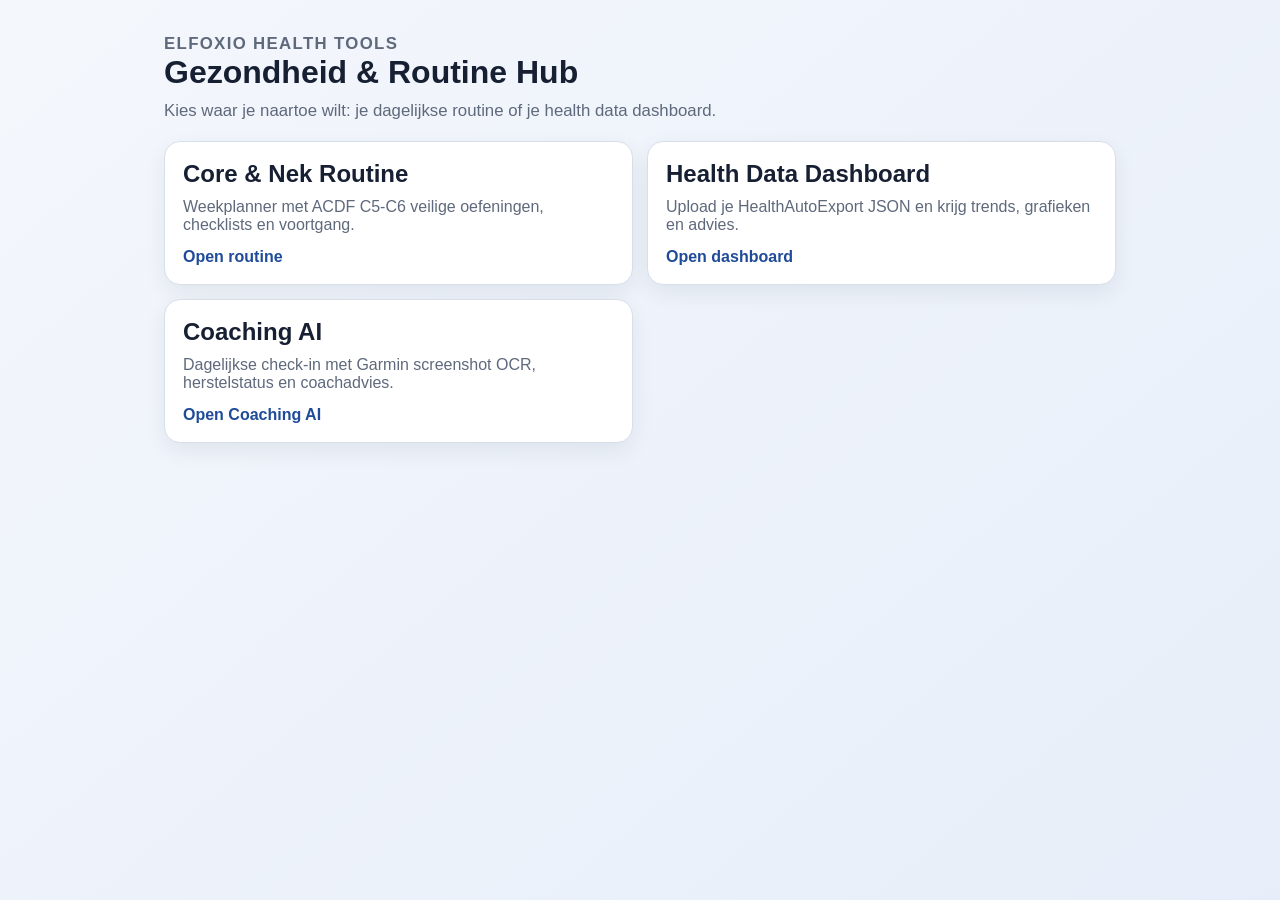
<file: index.html>
<!doctype html>
<html lang="nl">
  <head>
    <meta charset="UTF-8" />
    <meta name="viewport" content="width=device-width, initial-scale=1.0" />
    <title>Gezondheid & Routine Hub</title>
    <link rel="stylesheet" href="home.css" />
  </head>
  <body>
    <main class="home-wrap">
      <section class="hero">
        <p class="eyebrow">elfoxio health tools</p>
        <h1>Gezondheid & Routine Hub</h1>
        <p>Kies waar je naartoe wilt: je dagelijkse routine of je health data dashboard.</p>
      </section>

      <section class="cards">
        <a class="card" href="routine.html">
          <h2>Core & Nek Routine</h2>
          <p>Weekplanner met ACDF C5-C6 veilige oefeningen, checklists en voortgang.</p>
          <span class="cta">Open routine</span>
        </a>

        <a class="card" href="health-dashboard.html">
          <h2>Health Data Dashboard</h2>
          <p>Upload je HealthAutoExport JSON en krijg trends, grafieken en advies.</p>
          <span class="cta">Open dashboard</span>
        </a>

        <a class="card" href="recovery-ride.html">
          <h2>Coaching AI</h2>
          <p>Dagelijkse check-in met Garmin screenshot OCR, herstelstatus en coachadvies.</p>
          <span class="cta">Open Coaching AI</span>
        </a>
      </section>
    </main>
  </body>
</html>
</file>
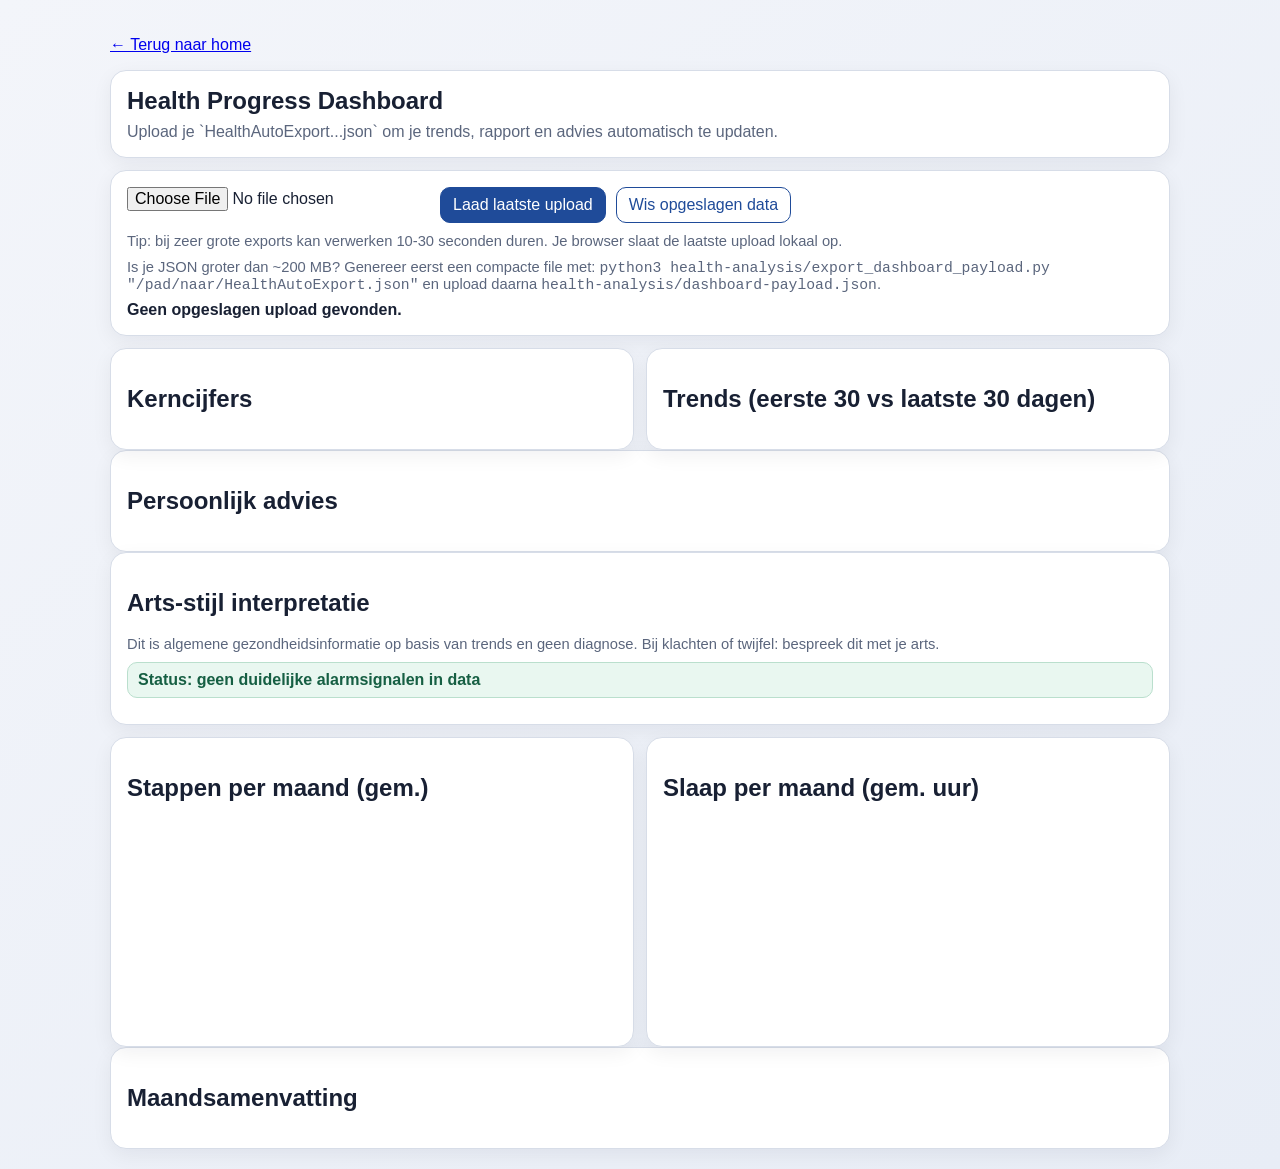
<file: health-dashboard.html>
<!doctype html>
<html lang="nl">
  <head>
    <meta charset="UTF-8" />
    <meta name="viewport" content="width=device-width, initial-scale=1.0" />
    <title>Health Progress Dashboard</title>
    <link rel="stylesheet" href="health-dashboard.css" />
  </head>
  <body>
    <main class="wrap">
      <p><a href="index.html">← Terug naar home</a></p>
      <section class="hero card">
        <h1>Health Progress Dashboard</h1>
        <p>Upload je `HealthAutoExport...json` om je trends, rapport en advies automatisch te updaten.</p>
      </section>

      <section class="card uploader">
        <div class="upload-row">
          <input id="jsonInput" type="file" accept="application/json,.json" />
          <button id="loadSavedBtn" type="button">Laad laatste upload</button>
          <button id="clearSavedBtn" type="button" class="ghost">Wis opgeslagen data</button>
        </div>
        <p class="hint">
          Tip: bij zeer grote exports kan verwerken 10-30 seconden duren. Je browser slaat de laatste upload lokaal op.
        </p>
        <p class="hint">
          Is je JSON groter dan ~200 MB? Genereer eerst een compacte file met:
          <code>python3 health-analysis/export_dashboard_payload.py "/pad/naar/HealthAutoExport.json"</code>
          en upload daarna <code>health-analysis/dashboard-payload.json</code>.
        </p>
        <p id="status" class="status">Nog geen bestand geladen.</p>
      </section>

      <section class="grid">
        <section class="card">
          <h2>Kerncijfers</h2>
          <div id="kpis" class="kpis"></div>
        </section>

        <section class="card">
          <h2>Trends (eerste 30 vs laatste 30 dagen)</h2>
          <div id="trendTable"></div>
        </section>
      </section>

      <section class="card">
        <h2>Persoonlijk advies</h2>
        <ul id="adviceList" class="advice"></ul>
      </section>

      <section class="card">
        <h2>Arts-stijl interpretatie</h2>
        <p class="medical-note">
          Dit is algemene gezondheidsinformatie op basis van trends en geen diagnose. Bij klachten of twijfel: bespreek dit met je arts.
        </p>
        <p id="doctorSeverity" class="severity severity-green">Status: geen duidelijke alarmsignalen in data</p>
        <ul id="doctorAdviceList" class="advice"></ul>
      </section>

      <section class="grid charts">
        <section class="card">
          <h2>Stappen per maand (gem.)</h2>
          <div id="stepsChart" class="chart"></div>
        </section>
        <section class="card">
          <h2>Slaap per maand (gem. uur)</h2>
          <div id="sleepChart" class="chart"></div>
        </section>
      </section>

      <section class="card">
        <h2>Maandsamenvatting</h2>
        <div class="table-wrap">
          <table id="monthlyTable">
            <thead></thead>
            <tbody></tbody>
          </table>
        </div>
      </section>
    </main>

    <script src="health-dashboard.js"></script>
  </body>
</html>
</file>
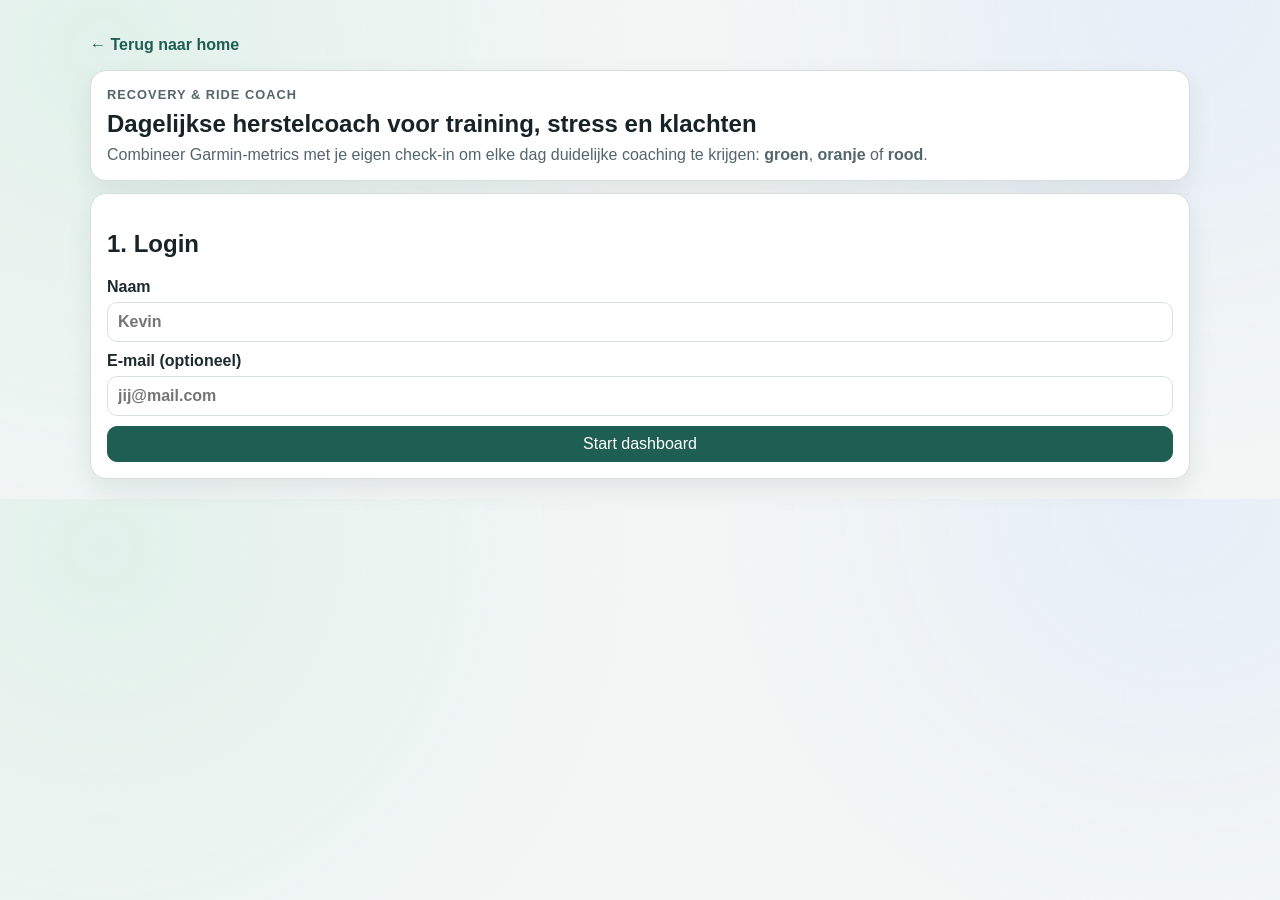
<file: recovery-ride.html>
<!doctype html>
<html lang="nl">
  <head>
    <meta charset="UTF-8" />
    <meta name="viewport" content="width=device-width, initial-scale=1.0" />
    <title>Recovery & Ride Coach</title>
    <link rel="stylesheet" href="recovery-ride.css?v=20260309-6" />
    <script src="recovery-ride.js?v=20260309-9" defer></script>
  </head>
  <body>
    <main class="shell">
      <p class="back-link"><a href="index.html">← Terug naar home</a></p>

      <section class="hero card">
        <p class="eyebrow">Recovery & Ride Coach</p>
        <h1>Dagelijkse herstelcoach voor training, stress en klachten</h1>
        <p>
          Combineer Garmin-metrics met je eigen check-in om elke dag duidelijke coaching te krijgen:
          <strong>groen</strong>, <strong>oranje</strong> of <strong>rood</strong>.
        </p>
      </section>

      <section id="loginScreen" class="card screen">
        <h2>1. Login</h2>
        <form id="loginForm" class="stack">
          <label>
            Naam
            <input id="nameInput" type="text" required placeholder="Kevin" />
          </label>
          <label>
            E-mail (optioneel)
            <input id="emailInput" type="email" placeholder="jij@mail.com" />
          </label>
          <button type="submit">Start dashboard</button>
        </form>
      </section>

      <section id="appScreen" class="screen hidden">
        <nav class="tabs card">
          <button type="button" class="tab active" data-tab="checkin">2. Dagelijkse check-in</button>
          <button type="button" class="tab" data-tab="dashboard">3. Dashboard & trends</button>
          <button type="button" class="tab" data-tab="coach">4. Coachadvies</button>
          <button id="logoutBtn" type="button" class="ghost">Uitloggen</button>
        </nav>

        <section id="tab-checkin" class="card panel active">
          <h2>Dagelijkse check-in</h2>
          <p class="muted">Vul manueel in of trek je data binnen via Intervals-sync.</p>

          <div class="grid two">
            <form id="checkinForm" class="stack">
              <label>
                Datum
                <input id="entryDate" type="date" required />
              </label>

              <div class="grid two">
                <label>
                  Slaap (uren)
                  <input id="sleepInput" type="number" step="0.1" min="0" max="15" placeholder="7.2" />
                </label>
                <label>
                  HRV
                  <input id="hrvInput" type="number" min="0" max="200" placeholder="58" />
                </label>
                <label>
                  Rusthartslag
                  <input id="rhrInput" type="number" min="20" max="120" placeholder="51" />
                </label>
                <label>
                  Training load
                  <input id="loadInput" type="number" min="0" max="2000" placeholder="430" />
                </label>
                <label>
                  Gewicht (kg)
                  <input id="weightInput" type="number" step="0.1" min="30" max="200" placeholder="74.1" />
                </label>
                <label>
                  Vetpercentage (%)
                  <input id="fatInput" type="number" step="0.1" min="2" max="60" placeholder="14.9" />
                </label>
              </div>

              <div class="slider-grid">
                <label>Nekpijn <input id="neckInput" type="range" min="0" max="10" value="3" /><span class="val" id="neckVal">3</span></label>
                <label>Schouderbladpijn <input id="scapulaInput" type="range" min="0" max="10" value="3" /><span class="val" id="scapulaVal">3</span></label>
                <label>Energie <input id="energyInput" type="range" min="0" max="10" value="6" /><span class="val" id="energyVal">6</span></label>
                <label>Stress <input id="stressInput" type="range" min="0" max="10" value="4" /><span class="val" id="stressVal">4</span></label>
                <label>Motivatie <input id="motivationInput" type="range" min="0" max="10" value="6" /><span class="val" id="motivationVal">6</span></label>
                <label>Darmklachten <input id="giInput" type="range" min="0" max="10" value="1" /><span class="val" id="giVal">1</span></label>
              </div>

              <label>
                Notities
                <textarea id="notesInput" rows="3" placeholder="Werkstress hoog, weinig slaap, nek stijf na bureauwerk..."></textarea>
              </label>

              <div class="actions">
                <button type="submit">Opslaan</button>
                <button id="reviewCheckinBtn" type="button" class="ghost">Controleer waarden</button>
                <button id="fillFromIntervalsBtn" type="button" class="ghost">Vul vanuit Intervals</button>
                <button id="exportCsvBtn" type="button" class="ghost">Export CSV</button>
                <button id="exportPdfBtn" type="button" class="ghost">Print/PDF</button>
              </div>
              <p id="checkinStatus" class="muted small">Nog geen Intervals data ingeladen voor check-in.</p>
            </form>

            <section class="card-soft">
              <h3>Intervals voor check-in</h3>
              <p class="muted">Gebruik eerst Auto Sync in Coachadvies en klik daarna op <strong>Vul vanuit Intervals</strong>.</p>
              <ul class="advice-list">
                <li>Haalt o.a. training load (TSS), notitiecontext en recente sessie-info op.</li>
                <li>Slaap/HRV/RHR blijven handmatig of via andere databron.</li>
              </ul>
            </section>
          </div>
        </section>

        <section id="tab-dashboard" class="card panel">
          <h2>Dashboard & trends</h2>
          <div class="status-box" id="todayStatus">Nog geen dagdata.</div>
          <div id="trendCards" class="grid three"></div>

          <h3>Herstelkalender (laatste 35 dagen)</h3>
          <div id="calendar" class="calendar"></div>

          <h3>Notities</h3>
          <ul id="notesList" class="notes"></ul>
        </section>

        <section id="tab-coach" class="card panel">
          <h2>Coachadvies van de dag</h2>
          <div id="coachSummary" class="coach"></div>
          <button id="refreshCoachBtn" type="button">Advies opnieuw genereren</button>
          <section class="intervals-analyzer card-soft">
            <h3>Na-workout analyse (Intervals CSV)</h3>
            <p class="muted">Upload je Intervals-export om belasting, hersteladvies en praktische tips te krijgen.</p>
            <details class="auto-sync">
              <summary>Auto Sync via backend (optie 2)</summary>
              <div class="grid two">
                <label>
                  Backend URL
                  <input id="syncBaseUrlInput" type="url" placeholder="https://coaching-ai-sync.<jouw-domein>.workers.dev" />
                </label>
                <label>
                  Client token
                  <input id="syncClientTokenInput" type="password" placeholder="client sync token" />
                </label>
                <label>
                  Athlete ID (lokaal label)
                  <input id="syncAthleteIdInput" type="text" placeholder="kevin" />
                </label>
              </div>
              <div class="actions">
                <button id="saveSyncSettingsBtn" type="button">Bewaar sync instellingen</button>
                <button id="syncNowBtn" type="button" class="ghost">Sync nu</button>
                <label>
                  Historiek (dagen)
                  <input id="backfillDaysInput" type="number" min="7" max="1825" step="1" value="365" />
                </label>
                <button id="backfillBtn" type="button" class="ghost">Sync historiek</button>
                <button id="disableSyncBtn" type="button" class="ghost">Disable auto sync</button>
              </div>
              <p id="syncStatus" class="muted small">Auto sync staat uit.</p>
            </details>
            <div class="actions">
              <input id="intervalsCsvInput" type="file" accept=".csv,text/csv" />
              <button id="clearIntervalsBtn" type="button" class="ghost">Wis analyse</button>
            </div>
            <p id="intervalsStatus" class="status">Nog geen Intervals CSV geanalyseerd.</p>
            <div id="intervalsSummary" class="coach"></div>
            <ul id="intervalsTips" class="advice-list"></ul>
            <section class="card-soft">
              <h4>Intervals historiek trends</h4>
              <p id="intervalsHistoryStatus" class="muted small">Nog geen historiek geladen.</p>
              <div id="intervalsHistorySummary" class="grid three"></div>
              <div id="intervalsHistoryCharts" class="grid three"></div>
            </section>
          </section>
          <section class="workout-builder card-soft">
            <h3>Workout aanmaken</h3>
            <div class="preset-row" id="workoutPresets">
              <button type="button" class="preset-btn auto-preset-btn" id="autoPresetBtn">Auto Preset</button>
              <button type="button" class="ghost preset-btn" data-preset="recovery">Herstel</button>
              <button type="button" class="ghost preset-btn" data-preset="z2_60">Z2 60</button>
              <button type="button" class="ghost preset-btn" data-preset="tempo_75">Tempo 75</button>
              <button type="button" class="ghost preset-btn" data-preset="sweetspot_90">Sweet Spot 90</button>
            </div>
            <label class="auto-mode">
              Auto Preset modus
              <select id="autoPresetModeInput">
                <option value="conservative" selected>Conservatief</option>
                <option value="aggressive">Agressief</option>
              </select>
            </label>
            <div class="grid two">
              <label>
                Naam workout
                <input id="workoutNameInput" type="text" placeholder="Recovery Ride Z2" />
              </label>
              <label>
                Sport
                <select id="workoutSportInput">
                  <option value="cycling">Fietsen</option>
                  <option value="running">Lopen</option>
                </select>
              </label>
              <label>
                Formaat
                <select id="workoutFormatInput">
                  <option value="garmin">Garmin workout (.json)</option>
                  <option value="zwo">Zwift workout (.zwo)</option>
                </select>
              </label>
              <label>
                Duur (minuten)
                <input id="workoutDurationInput" type="number" min="20" max="180" step="5" value="60" />
              </label>
              <label>
                Structuur
                <select id="workoutStructureInput">
                  <option value="recovery">Herstel (Z1)</option>
                  <option value="z2" selected>Duur Z2</option>
                  <option value="tempo">Tempo</option>
                  <option value="sweetspot">Sweet spot</option>
                </select>
              </label>
              <label>
                Warm-up/Cool-down
                <select id="workoutWarmupInput">
                  <option value="yes" selected>Ja</option>
                  <option value="no">Nee</option>
                </select>
              </label>
            </div>
            <div class="actions">
              <button id="buildWorkoutBtn" type="button">Genereer workout-bestand</button>
              <button id="downloadWorkoutBtn" type="button" class="ghost">Download</button>
            </div>
            <p id="workoutStatus" class="muted small">Nog geen workout gegenereerd.</p>
            <pre id="workoutPreview" class="workout-preview"></pre>
          </section>
          <p class="muted small">Later uit te breiden met automatische `.zwo` export.</p>
        </section>
      </section>
    </main>
  </body>
</html>
</file>
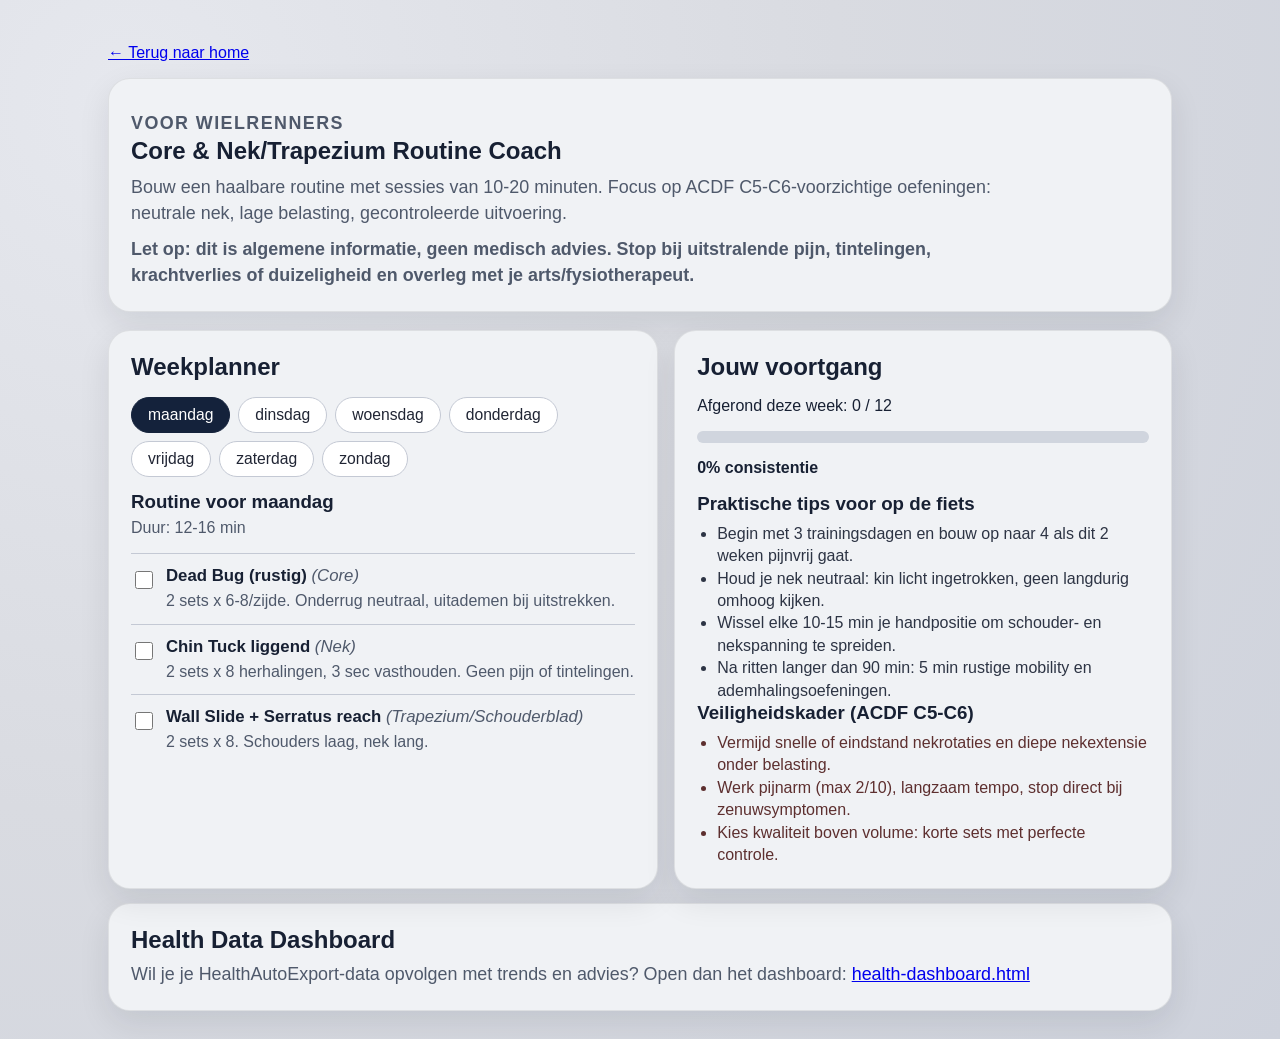
<file: routine.html>
<!doctype html>
<html lang="nl">
  <head>
    <meta charset="UTF-8" />
    <meta name="viewport" content="width=device-width, initial-scale=1.0" />
    <title>Core & Nek/Trapezium Routine Coach</title>
    <link rel="stylesheet" href="styles.css" />
  </head>
  <body>
    <main class="app-shell">
      <p><a href="index.html">← Terug naar home</a></p>
      <section class="hero card">
        <p class="eyebrow">Voor wielrenners</p>
        <h1>Core & Nek/Trapezium Routine Coach</h1>
        <p>
          Bouw een haalbare routine met sessies van 10-20 minuten. Focus op ACDF C5-C6-voorzichtige
          oefeningen: neutrale nek, lage belasting, gecontroleerde uitvoering.
        </p>
        <p class="disclaimer">
          Let op: dit is algemene informatie, geen medisch advies. Stop bij uitstralende pijn, tintelingen,
          krachtverlies of duizeligheid en overleg met je arts/fysiotherapeut.
        </p>
      </section>

      <section class="content-grid">
        <section class="card planner">
          <h2>Weekplanner</h2>
          <div id="dayChips" class="chips"></div>

          <div class="planner-header">
            <h3 id="routineTitle">Routine</h3>
            <p id="routineDuration" class="muted"></p>
          </div>

          <ul id="exerciseList" class="exercise-list"></ul>
        </section>

        <aside class="card progress">
          <h2>Jouw voortgang</h2>
          <p id="doneText">Afgerond deze week: 0 / 12</p>
          <div class="bar-track" aria-hidden="true">
            <div id="barFill" class="bar-fill"></div>
          </div>
          <p id="consistencyText" class="consistency">0% consistentie</p>

          <h3>Praktische tips voor op de fiets</h3>
          <ul class="tips">
            <li>Begin met 3 trainingsdagen en bouw op naar 4 als dit 2 weken pijnvrij gaat.</li>
            <li>Houd je nek neutraal: kin licht ingetrokken, geen langdurig omhoog kijken.</li>
            <li>Wissel elke 10-15 min je handpositie om schouder- en nekspanning te spreiden.</li>
            <li>Na ritten langer dan 90 min: 5 min rustige mobility en ademhalingsoefeningen.</li>
          </ul>

          <h3>Veiligheidskader (ACDF C5-C6)</h3>
          <ul class="tips warning">
            <li>Vermijd snelle of eindstand nekrotaties en diepe nekextensie onder belasting.</li>
            <li>Werk pijnarm (max 2/10), langzaam tempo, stop direct bij zenuwsymptomen.</li>
            <li>Kies kwaliteit boven volume: korte sets met perfecte controle.</li>
          </ul>
        </aside>
      </section>

      <section class="hero card" style="margin-top: 14px;">
        <h2 style="margin: 0;">Health Data Dashboard</h2>
        <p style="margin-top: 8px;">
          Wil je je HealthAutoExport-data opvolgen met trends en advies?
          Open dan het dashboard:
          <a href="health-dashboard.html">health-dashboard.html</a>
        </p>
      </section>
    </main>

    <script src="app.js"></script>
  </body>
</html>
</file>
<file: home.css>
:root {
  --bg: #eef3f9;
  --text: #172033;
  --muted: #5f697c;
  --card: #ffffff;
  --line: #d7dfeb;
  --accent: #1f4b99;
}

* {
  box-sizing: border-box;
}

body {
  margin: 0;
  font-family: "Segoe UI", "Avenir Next", sans-serif;
  background: linear-gradient(140deg, #f4f7fc, #e7eef9);
  color: var(--text);
}

.home-wrap {
  max-width: 1000px;
  margin: 0 auto;
  min-height: 100vh;
  padding: 24px;
}

.hero h1 {
  margin: 0;
  font-size: 2rem;
}

.eyebrow {
  margin: 0 0 8px;
  text-transform: uppercase;
  letter-spacing: 0.08em;
  font-size: 0.82rem;
  color: #2f6f5e;
  font-weight: 700;
}

.hero p {
  margin: 10px 0 0;
  color: var(--muted);
  font-size: 1.05rem;
}

.cards {
  margin-top: 20px;
  display: grid;
  gap: 14px;
  grid-template-columns: 1fr 1fr;
}

.card {
  text-decoration: none;
  color: inherit;
  background: var(--card);
  border: 1px solid var(--line);
  border-radius: 16px;
  padding: 18px;
  box-shadow: 0 8px 22px rgba(16, 24, 40, 0.07);
  transition: transform 120ms ease, box-shadow 120ms ease;
}

.card:hover {
  transform: translateY(-2px);
  box-shadow: 0 12px 28px rgba(16, 24, 40, 0.11);
}

.card h2 {
  margin: 0;
}

.card p {
  margin: 10px 0 0;
  color: var(--muted);
}

.cta {
  display: inline-block;
  margin-top: 14px;
  color: var(--accent);
  font-weight: 700;
}

@media (max-width: 860px) {
  .cards {
    grid-template-columns: 1fr;
  }
}
</file>
<file: health-dashboard.css>
:root {
  --bg: #eef1f6;
  --card: #ffffff;
  --line: #d7dde8;
  --text: #182033;
  --muted: #5b667d;
  --accent: #1f4b99;
  --ok: #1d7a52;
  --warn: #9a6b10;
}

* {
  box-sizing: border-box;
}

body {
  margin: 0;
  font-family: "Segoe UI", "Avenir Next", sans-serif;
  background: linear-gradient(140deg, #f3f5fa, #e8edf6);
  color: var(--text);
}

.wrap {
  max-width: 1100px;
  margin: 0 auto;
  padding: 20px;
}

.card {
  background: var(--card);
  border: 1px solid var(--line);
  border-radius: 16px;
  padding: 16px;
  box-shadow: 0 6px 20px rgba(16, 24, 40, 0.06);
}

.hero h1 {
  margin: 0;
}

.hero p {
  margin: 8px 0 0;
  color: var(--muted);
}

.uploader {
  margin-top: 12px;
}

.upload-row {
  display: flex;
  gap: 10px;
  flex-wrap: wrap;
}

button,
input[type="file"] {
  font: inherit;
}

button {
  border: 1px solid var(--accent);
  color: #fff;
  background: var(--accent);
  padding: 8px 12px;
  border-radius: 10px;
  cursor: pointer;
}

button.ghost {
  background: #fff;
  color: var(--accent);
}

.hint {
  color: var(--muted);
  margin: 10px 0 0;
  font-size: 0.92rem;
}

.status {
  margin: 8px 0 0;
  font-weight: 600;
}

.grid {
  margin-top: 12px;
  display: grid;
  gap: 12px;
  grid-template-columns: 1fr 1fr;
}

.kpis {
  display: grid;
  grid-template-columns: repeat(2, minmax(0, 1fr));
  gap: 10px;
}

.kpi {
  border: 1px solid var(--line);
  border-radius: 10px;
  padding: 10px;
}

.kpi .label {
  display: block;
  color: var(--muted);
  font-size: 0.86rem;
}

.kpi .value {
  display: block;
  margin-top: 4px;
  font-size: 1.1rem;
  font-weight: 700;
}

.table-wrap {
  overflow: auto;
}

table {
  width: 100%;
  border-collapse: collapse;
}

th,
td {
  border-bottom: 1px solid var(--line);
  text-align: left;
  padding: 8px 6px;
  font-size: 0.92rem;
}

th {
  color: var(--muted);
  font-weight: 600;
}

.advice {
  margin: 0;
  padding-left: 20px;
  line-height: 1.45;
}

.medical-note {
  margin: 0 0 10px;
  color: var(--muted);
  font-size: 0.92rem;
}

.severity {
  border: 1px solid;
  border-radius: 10px;
  padding: 8px 10px;
  font-weight: 700;
  margin: 0 0 10px;
}

.severity-green {
  color: #165f43;
  background: #e9f7f0;
  border-color: #badfcd;
}

.severity-amber {
  color: #7b5105;
  background: #fff6df;
  border-color: #efd7a0;
}

.severity-red {
  color: #7d1f1f;
  background: #fdebec;
  border-color: #efb9be;
}

.chart {
  width: 100%;
  height: 220px;
}

.chart svg {
  width: 100%;
  height: 100%;
}

.axis {
  stroke: #b7c0d0;
  stroke-width: 1;
}

.line {
  fill: none;
  stroke: var(--accent);
  stroke-width: 2.5;
}

.dot {
  fill: var(--accent);
}

.charts .card h2 {
  margin-bottom: 8px;
}

@media (max-width: 900px) {
  .grid {
    grid-template-columns: 1fr;
  }

  .kpis {
    grid-template-columns: 1fr;
  }
}
</file>
<file: recovery-ride.css>
:root {
  --bg: #f2f6f5;
  --card: #ffffff;
  --line: #d7dfdd;
  --text: #172327;
  --muted: #53666d;
  --accent: #1f5e52;
  --accent-soft: #e8f3ef;
  --green: #1d7a52;
  --orange: #9a6b10;
  --red: #8f2e2e;
}

* {
  box-sizing: border-box;
}

body {
  margin: 0;
  font-family: "Avenir Next", "Segoe UI", sans-serif;
  color: var(--text);
  background:
    radial-gradient(circle at 8% 10%, #e2f1eb 0%, transparent 42%),
    radial-gradient(circle at 92% 0%, #e7eef8 0%, transparent 36%),
    var(--bg);
}

.shell {
  max-width: 1140px;
  margin: 0 auto;
  padding: 20px;
}

.card {
  background: var(--card);
  border: 1px solid var(--line);
  border-radius: 16px;
  padding: 16px;
  box-shadow: 0 10px 26px rgba(15, 32, 37, 0.08);
}

.card-soft {
  border: 1px solid var(--line);
  border-radius: 14px;
  padding: 14px;
  background: #fcfefd;
}

.back-link a {
  color: var(--accent);
  text-decoration: none;
  font-weight: 600;
}

.eyebrow {
  margin: 0;
  text-transform: uppercase;
  letter-spacing: 0.08em;
  font-size: 0.8rem;
  color: var(--accent);
  font-weight: 700;
}

.hero h1 {
  margin: 8px 0;
}

.hero p {
  margin: 0;
  color: var(--muted);
  max-width: 860px;
}

.screen {
  margin-top: 12px;
}

.hidden {
  display: none;
}

.tabs {
  display: flex;
  gap: 8px;
  align-items: center;
  flex-wrap: wrap;
}

.tab,
button,
input,
textarea {
  font: inherit;
}

.tab,
button {
  border: 1px solid var(--accent);
  background: var(--accent);
  color: #fff;
  border-radius: 10px;
  padding: 8px 12px;
  cursor: pointer;
}

.tab.active {
  background: #173e36;
}

button.ghost {
  background: #fff;
  color: var(--accent);
}

.stack {
  display: grid;
  gap: 10px;
}

.grid {
  display: grid;
  gap: 12px;
}

.grid.two {
  grid-template-columns: 1fr 1fr;
}

.grid.three {
  grid-template-columns: repeat(3, minmax(0, 1fr));
}

label {
  display: grid;
  gap: 6px;
  font-weight: 600;
  color: #1d2b2f;
}

input,
select,
textarea {
  border: 1px solid var(--line);
  border-radius: 10px;
  padding: 10px;
  background: #fff;
}

.slider-grid {
  display: grid;
  grid-template-columns: 1fr 1fr;
  gap: 8px 14px;
}

.slider-grid label {
  align-items: center;
  grid-template-columns: 1fr auto;
}

.slider-grid input[type="range"] {
  grid-column: 1 / -1;
  padding: 0;
}

.val {
  font-weight: 700;
  color: var(--accent);
}

.muted {
  color: var(--muted);
}

.small {
  font-size: 0.9rem;
}

.actions {
  display: flex;
  gap: 8px;
  flex-wrap: wrap;
}

.preview {
  width: 100%;
  margin-top: 10px;
  border-radius: 10px;
  border: 1px solid var(--line);
}

.status {
  font-weight: 700;
}

.panel {
  display: none;
  margin-top: 12px;
}

.panel.active {
  display: block;
}

.status-box {
  border: 1px solid var(--line);
  border-radius: 12px;
  padding: 12px;
  font-weight: 700;
  margin-bottom: 12px;
}

.status-green {
  background: #e9f7f0;
  color: var(--green);
  border-color: #b8dfcd;
}

.status-orange {
  background: #fff6df;
  color: var(--orange);
  border-color: #efd7a0;
}

.status-red {
  background: #fdebec;
  color: var(--red);
  border-color: #efb9be;
}

.trend-card {
  border: 1px solid var(--line);
  border-radius: 12px;
  padding: 10px;
}

.trend-card h4 {
  margin: 0;
}

.trend-card p {
  margin: 4px 0 8px;
  color: var(--muted);
}

.spark {
  width: 100%;
  height: 120px;
}

.calendar {
  display: grid;
  grid-template-columns: repeat(7, minmax(0, 1fr));
  gap: 6px;
}

.day {
  min-height: 52px;
  border-radius: 10px;
  border: 1px solid var(--line);
  padding: 6px;
  font-size: 0.82rem;
}

.day .score {
  display: block;
  margin-top: 4px;
  font-weight: 700;
}

.day-green {
  background: #eef9f4;
}

.day-orange {
  background: #fff7e6;
}

.day-red {
  background: #ffefef;
}

.notes {
  margin: 0;
  padding-left: 18px;
}

.coach {
  border: 1px solid var(--line);
  border-radius: 12px;
  padding: 12px;
  background: #fbfefd;
  margin-bottom: 10px;
}

.coach ul {
  margin: 6px 0 0;
  padding-left: 18px;
}

.intervals-analyzer {
  margin-top: 12px;
}

.auto-sync {
  border: 1px solid var(--line);
  border-radius: 10px;
  padding: 10px;
  background: #f9fbff;
  margin: 0 0 10px;
}

.auto-sync summary {
  cursor: pointer;
  font-weight: 700;
  margin-bottom: 8px;
}

.advice-list {
  margin: 8px 0 0;
  padding-left: 18px;
  line-height: 1.4;
}

.workout-builder {
  margin-top: 12px;
}

.preset-row {
  display: flex;
  gap: 8px;
  flex-wrap: wrap;
  margin: 4px 0 10px;
}

.preset-btn {
  border-radius: 999px;
  padding: 7px 12px;
}

.auto-mode {
  max-width: 260px;
  margin: 0 0 10px;
}

.workout-preview {
  margin: 8px 0 0;
  max-height: 230px;
  overflow: auto;
  border: 1px solid var(--line);
  border-radius: 10px;
  background: #f8fbfa;
  padding: 10px;
  font-size: 0.82rem;
  line-height: 1.35;
}

@media (max-width: 900px) {
  .grid.two,
  .grid.three,
  .slider-grid {
    grid-template-columns: 1fr;
  }
}
</file>
<file: styles.css>
:root {
  --bg: #d9dbe1;
  --card: #eff1f4;
  --text: #172033;
  --muted: #4f596b;
  --line: #c4c9d4;
  --accent: #14223b;
  --accent-soft: #e2e8f5;
  --ok: #2f6f5e;
}

* {
  box-sizing: border-box;
}

body {
  margin: 0;
  font-family: "Segoe UI", "Avenir Next", sans-serif;
  background: radial-gradient(circle at 10% 10%, #e6e8ee 0%, var(--bg) 48%, #ced2dc 100%);
  color: var(--text);
}

.app-shell {
  max-width: 1120px;
  margin: 0 auto;
  padding: 28px;
  min-height: 100vh;
}

.card {
  background: color-mix(in oklab, var(--card) 92%, white 8%);
  border: 1px solid rgba(0, 0, 0, 0.08);
  border-radius: 22px;
  padding: 22px;
  box-shadow: 0 12px 32px rgba(16, 20, 28, 0.09);
}

.hero h1,
h2,
h3 {
  margin: 0;
}

.hero p {
  margin: 10px 0 0;
  max-width: 900px;
  color: var(--muted);
  font-size: 1.12rem;
  line-height: 1.45;
}

.eyebrow {
  font-size: 0.88rem;
  letter-spacing: 0.08em;
  text-transform: uppercase;
  color: var(--ok);
  font-weight: 650;
}

.disclaimer {
  font-size: 0.93rem;
  color: #5b2f2f;
  font-weight: 550;
}

.content-grid {
  margin-top: 18px;
  display: grid;
  grid-template-columns: 1.05fr 0.95fr;
  gap: 16px;
}

.chips {
  display: flex;
  flex-wrap: wrap;
  gap: 8px;
  margin: 16px 0 10px;
}

.chip {
  border: 1px solid var(--line);
  border-radius: 999px;
  background: #fff;
  color: #202534;
  padding: 8px 16px;
  font-size: 0.98rem;
  cursor: pointer;
  transition: 120ms ease;
}

.chip.active {
  background: var(--accent);
  color: #fff;
  border-color: var(--accent);
}

.planner-header {
  margin: 14px 0 6px;
}

.muted {
  color: var(--muted);
  margin-top: 6px;
}

.exercise-list {
  list-style: none;
  margin: 0;
  padding: 0;
}

.exercise-item {
  border-top: 1px solid var(--line);
  padding: 12px 0;
}

.exercise-row {
  display: flex;
  align-items: flex-start;
  gap: 10px;
}

.exercise-title {
  margin: 0;
  font-size: 1.34rem;
}

.exercise-label {
  margin: 0;
  font-size: 1.05rem;
  font-weight: 650;
}

.focus {
  color: var(--muted);
  font-style: italic;
  font-weight: 500;
}

.exercise-note {
  margin: 4px 0 0;
  color: var(--muted);
  line-height: 1.35;
}

.optional {
  color: #36545f;
  font-size: 0.86rem;
  margin-left: 4px;
  font-weight: 600;
}

.bar-track {
  width: 100%;
  height: 12px;
  border-radius: 99px;
  background: #d0d5de;
  overflow: hidden;
  margin: 8px 0 10px;
}

.bar-fill {
  width: 0%;
  height: 100%;
  border-radius: inherit;
  background: linear-gradient(90deg, #1d2e53, #2f6f5e);
  transition: width 180ms ease;
}

.consistency {
  font-weight: 650;
}

.tips {
  margin: 8px 0 0;
  padding-left: 20px;
  color: #2d3444;
  line-height: 1.4;
}

.warning {
  color: #5d2f2f;
}

input[type="checkbox"] {
  margin-top: 5px;
  width: 18px;
  height: 18px;
}

@media (max-width: 900px) {
  .app-shell {
    padding: 16px;
  }

  .content-grid {
    grid-template-columns: 1fr;
  }

  .hero p {
    font-size: 1rem;
  }
}
</file>
